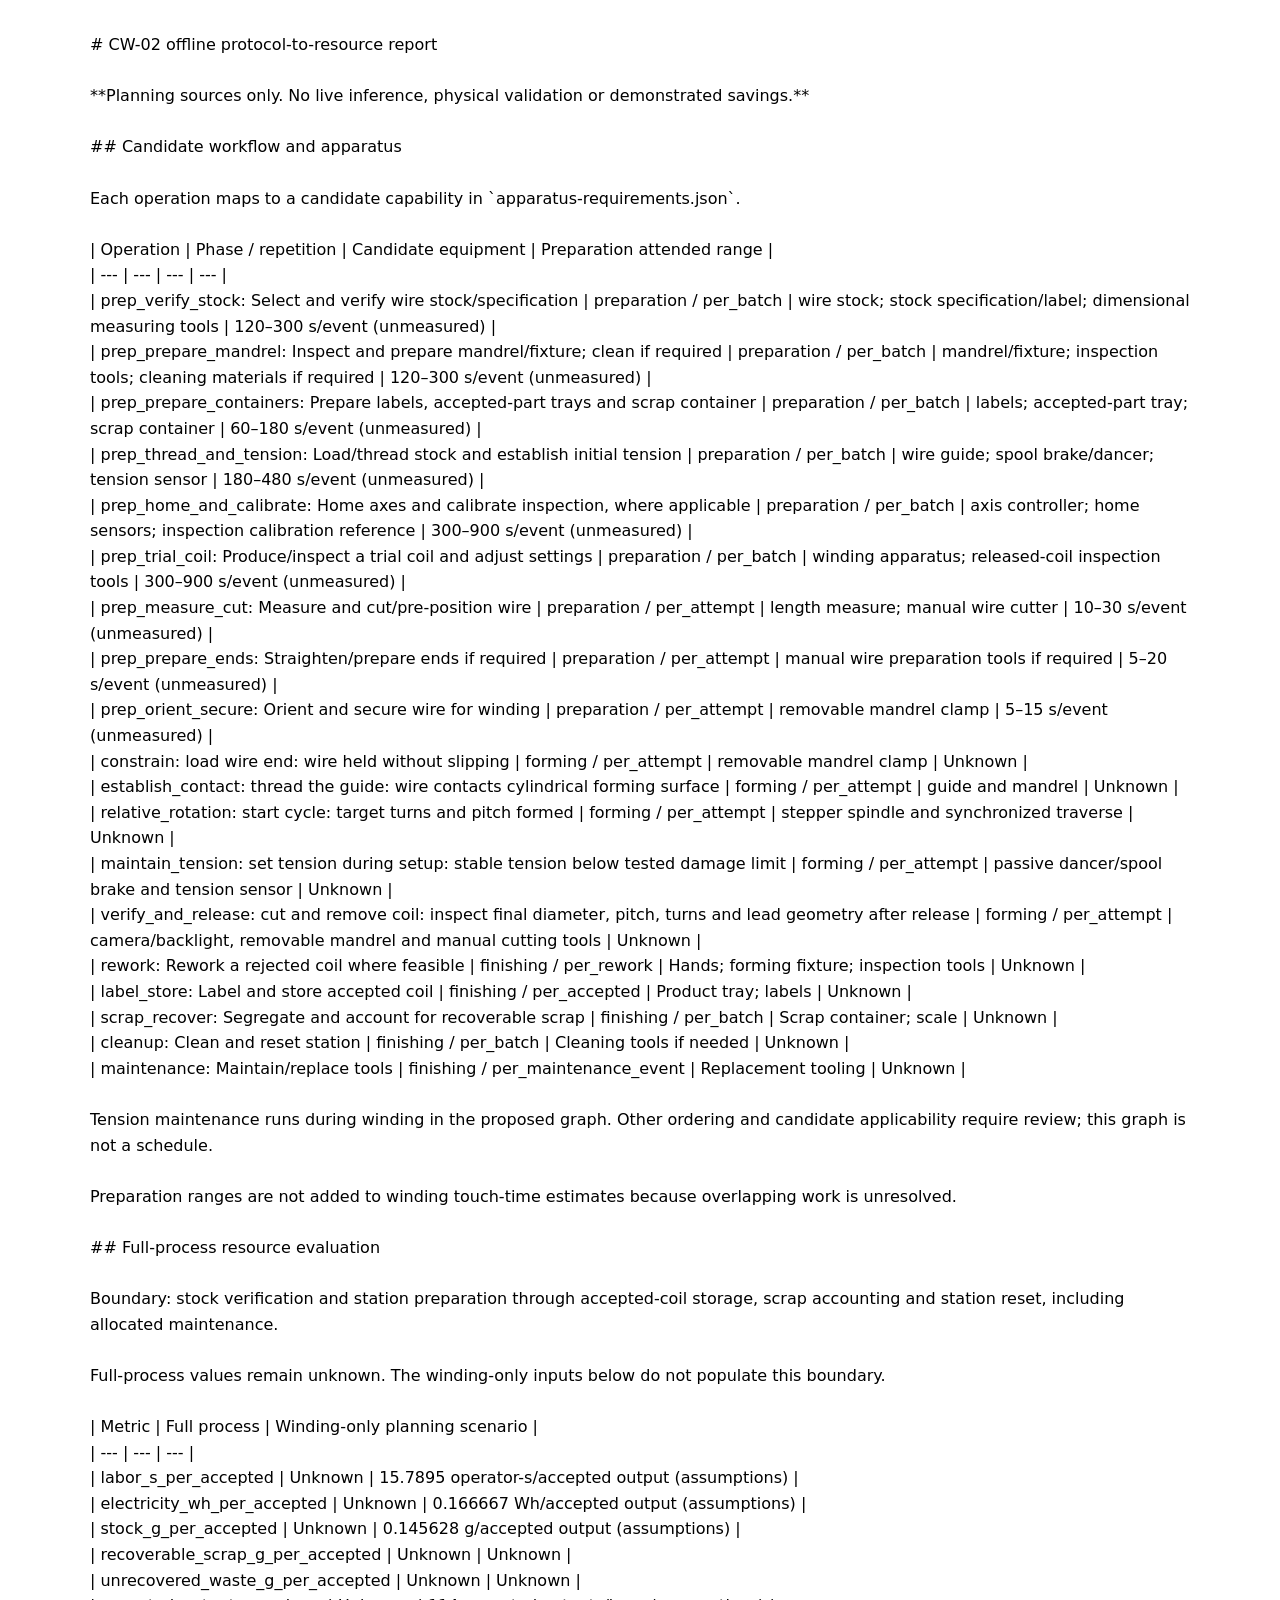
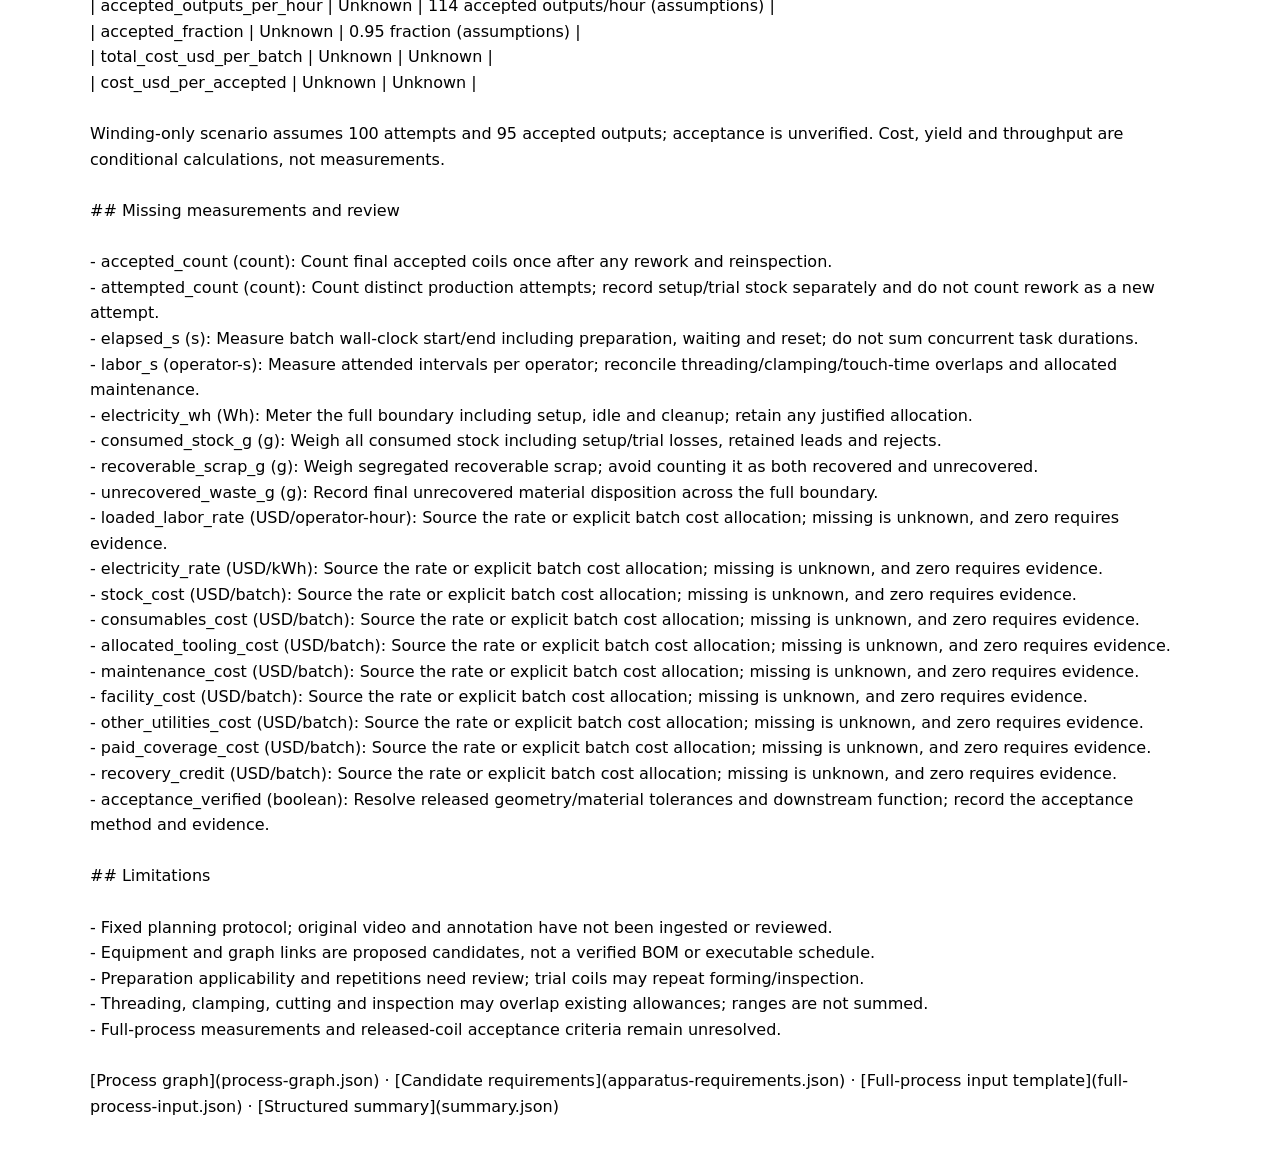
<file: examples/coil-offline/report.html>
<!doctype html><html lang="en"><meta charset="utf-8"><meta name="viewport" content="width=device-width"><title>CW-02 offline report</title><style>body{max-width:1100px;margin:32px auto;padding:0 20px;font:16px/1.6 system-ui}pre{white-space:pre-wrap;overflow-wrap:anywhere;font:inherit}</style><body><pre># CW-02 offline protocol-to-resource report

**Planning sources only. No live inference, physical validation or demonstrated savings.**

## Candidate workflow and apparatus

Each operation maps to a candidate capability in `apparatus-requirements.json`.

| Operation | Phase / repetition | Candidate equipment | Preparation attended range |
| --- | --- | --- | --- |
| prep_verify_stock: Select and verify wire stock/specification | preparation / per_batch | wire stock; stock specification/label; dimensional measuring tools | 120–300 s/event (unmeasured) |
| prep_prepare_mandrel: Inspect and prepare mandrel/fixture; clean if required | preparation / per_batch | mandrel/fixture; inspection tools; cleaning materials if required | 120–300 s/event (unmeasured) |
| prep_prepare_containers: Prepare labels, accepted-part trays and scrap container | preparation / per_batch | labels; accepted-part tray; scrap container | 60–180 s/event (unmeasured) |
| prep_thread_and_tension: Load/thread stock and establish initial tension | preparation / per_batch | wire guide; spool brake/dancer; tension sensor | 180–480 s/event (unmeasured) |
| prep_home_and_calibrate: Home axes and calibrate inspection, where applicable | preparation / per_batch | axis controller; home sensors; inspection calibration reference | 300–900 s/event (unmeasured) |
| prep_trial_coil: Produce/inspect a trial coil and adjust settings | preparation / per_batch | winding apparatus; released-coil inspection tools | 300–900 s/event (unmeasured) |
| prep_measure_cut: Measure and cut/pre-position wire | preparation / per_attempt | length measure; manual wire cutter | 10–30 s/event (unmeasured) |
| prep_prepare_ends: Straighten/prepare ends if required | preparation / per_attempt | manual wire preparation tools if required | 5–20 s/event (unmeasured) |
| prep_orient_secure: Orient and secure wire for winding | preparation / per_attempt | removable mandrel clamp | 5–15 s/event (unmeasured) |
| constrain: load wire end: wire held without slipping | forming / per_attempt | removable mandrel clamp | Unknown |
| establish_contact: thread the guide: wire contacts cylindrical forming surface | forming / per_attempt | guide and mandrel | Unknown |
| relative_rotation: start cycle: target turns and pitch formed | forming / per_attempt | stepper spindle and synchronized traverse | Unknown |
| maintain_tension: set tension during setup: stable tension below tested damage limit | forming / per_attempt | passive dancer/spool brake and tension sensor | Unknown |
| verify_and_release: cut and remove coil: inspect final diameter, pitch, turns and lead geometry after release | forming / per_attempt | camera/backlight, removable mandrel and manual cutting tools | Unknown |
| rework: Rework a rejected coil where feasible | finishing / per_rework | Hands; forming fixture; inspection tools | Unknown |
| label_store: Label and store accepted coil | finishing / per_accepted | Product tray; labels | Unknown |
| scrap_recover: Segregate and account for recoverable scrap | finishing / per_batch | Scrap container; scale | Unknown |
| cleanup: Clean and reset station | finishing / per_batch | Cleaning tools if needed | Unknown |
| maintenance: Maintain/replace tools | finishing / per_maintenance_event | Replacement tooling | Unknown |

Tension maintenance runs during winding in the proposed graph. Other ordering and candidate applicability require review; this graph is not a schedule.

Preparation ranges are not added to winding touch-time estimates because overlapping work is unresolved.

## Full-process resource evaluation

Boundary: stock verification and station preparation through accepted-coil storage, scrap accounting and station reset, including allocated maintenance.

Full-process values remain unknown. The winding-only inputs below do not populate this boundary.

| Metric | Full process | Winding-only planning scenario |
| --- | --- | --- |
| labor_s_per_accepted | Unknown | 15.7895 operator-s/accepted output (assumptions) |
| electricity_wh_per_accepted | Unknown | 0.166667 Wh/accepted output (assumptions) |
| stock_g_per_accepted | Unknown | 0.145628 g/accepted output (assumptions) |
| recoverable_scrap_g_per_accepted | Unknown | Unknown |
| unrecovered_waste_g_per_accepted | Unknown | Unknown |
| accepted_outputs_per_hour | Unknown | 114 accepted outputs/hour (assumptions) |
| accepted_fraction | Unknown | 0.95 fraction (assumptions) |
| total_cost_usd_per_batch | Unknown | Unknown |
| cost_usd_per_accepted | Unknown | Unknown |

Winding-only scenario assumes 100 attempts and 95 accepted outputs; acceptance is unverified. Cost, yield and throughput are conditional calculations, not measurements.

## Missing measurements and review

- accepted_count (count): Count final accepted coils once after any rework and reinspection.
- attempted_count (count): Count distinct production attempts; record setup/trial stock separately and do not count rework as a new attempt.
- elapsed_s (s): Measure batch wall-clock start/end including preparation, waiting and reset; do not sum concurrent task durations.
- labor_s (operator-s): Measure attended intervals per operator; reconcile threading/clamping/touch-time overlaps and allocated maintenance.
- electricity_wh (Wh): Meter the full boundary including setup, idle and cleanup; retain any justified allocation.
- consumed_stock_g (g): Weigh all consumed stock including setup/trial losses, retained leads and rejects.
- recoverable_scrap_g (g): Weigh segregated recoverable scrap; avoid counting it as both recovered and unrecovered.
- unrecovered_waste_g (g): Record final unrecovered material disposition across the full boundary.
- loaded_labor_rate (USD/operator-hour): Source the rate or explicit batch cost allocation; missing is unknown, and zero requires evidence.
- electricity_rate (USD/kWh): Source the rate or explicit batch cost allocation; missing is unknown, and zero requires evidence.
- stock_cost (USD/batch): Source the rate or explicit batch cost allocation; missing is unknown, and zero requires evidence.
- consumables_cost (USD/batch): Source the rate or explicit batch cost allocation; missing is unknown, and zero requires evidence.
- allocated_tooling_cost (USD/batch): Source the rate or explicit batch cost allocation; missing is unknown, and zero requires evidence.
- maintenance_cost (USD/batch): Source the rate or explicit batch cost allocation; missing is unknown, and zero requires evidence.
- facility_cost (USD/batch): Source the rate or explicit batch cost allocation; missing is unknown, and zero requires evidence.
- other_utilities_cost (USD/batch): Source the rate or explicit batch cost allocation; missing is unknown, and zero requires evidence.
- paid_coverage_cost (USD/batch): Source the rate or explicit batch cost allocation; missing is unknown, and zero requires evidence.
- recovery_credit (USD/batch): Source the rate or explicit batch cost allocation; missing is unknown, and zero requires evidence.
- acceptance_verified (boolean): Resolve released geometry/material tolerances and downstream function; record the acceptance method and evidence.

## Limitations

- Fixed planning protocol; original video and annotation have not been ingested or reviewed.
- Equipment and graph links are proposed candidates, not a verified BOM or executable schedule.
- Preparation applicability and repetitions need review; trial coils may repeat forming/inspection.
- Threading, clamping, cutting and inspection may overlap existing allowances; ranges are not summed.
- Full-process measurements and released-coil acceptance criteria remain unresolved.

[Process graph](process-graph.json) · [Candidate requirements](apparatus-requirements.json) · [Full-process input template](full-process-input.json) · [Structured summary](summary.json)
</pre></body></html>
</file>
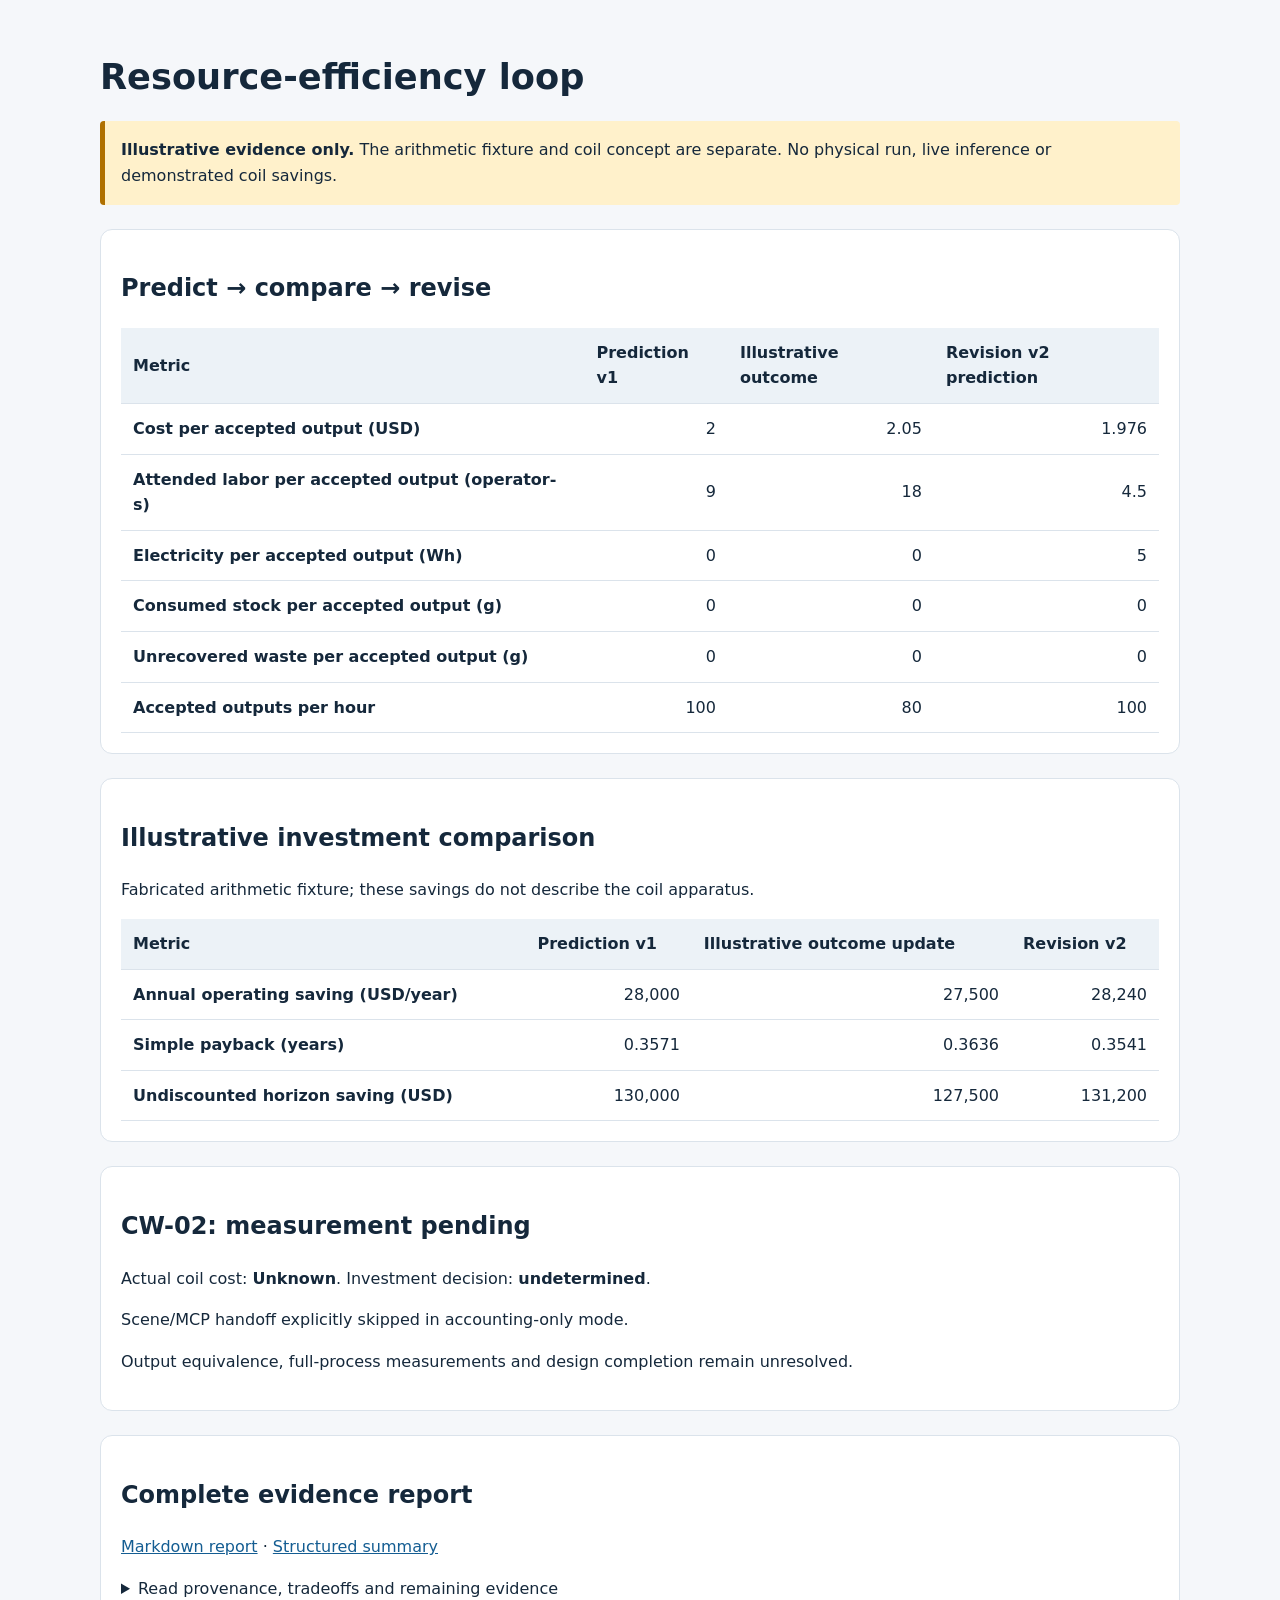
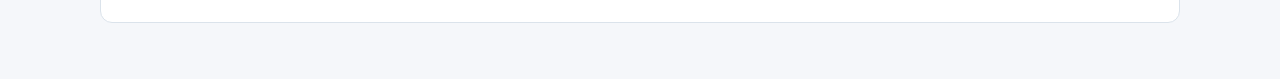
<file: examples/offline-run-20261014/report.html>
<!doctype html><html lang="en"><meta charset="utf-8"><meta name="viewport" content="width=device-width,initial-scale=1">
<title>Resource-efficiency loop demo</title><style>
body{font:16px/1.6 system-ui,sans-serif;color:#15283b;background:#f5f7fa;margin:0}main{max-width:1080px;margin:auto;padding:32px 20px}
h1{font-size:2.2rem;line-height:1.2}.notice{background:#fff1cb;border-left:5px solid #af7000;padding:16px;border-radius:4px}
.card{background:white;border:1px solid #dbe3eb;border-radius:12px;padding:20px;margin:24px 0}.scroll{overflow-x:auto}
table{border-collapse:collapse;width:100%;min-width:650px}th,td{padding:12px;text-align:left;border-bottom:1px solid #dbe3eb}td{text-align:right}thead{background:#ecf2f7}
pre{white-space:pre-wrap;overflow-wrap:anywhere;font:14px/1.65 ui-monospace,monospace}a{color:#145d92}
</style><main><h1>Resource-efficiency loop</h1><p class="notice"><strong>Illustrative evidence only.</strong> The arithmetic fixture and coil concept are separate. No physical run, live inference or demonstrated coil savings.</p>
<section class="card"><h2>Predict → compare → revise</h2><div class="scroll"><table><thead><tr><th>Metric</th><th>Prediction v1</th><th>Illustrative outcome</th><th>Revision v2 prediction</th></tr></thead><tbody><tr><th scope="row">Cost per accepted output (USD)</th><td>2</td><td>2.05</td><td>1.976</td></tr><tr><th scope="row">Attended labor per accepted output (operator-s)</th><td>9</td><td>18</td><td>4.5</td></tr><tr><th scope="row">Electricity per accepted output (Wh)</th><td>0</td><td>0</td><td>5</td></tr><tr><th scope="row">Consumed stock per accepted output (g)</th><td>0</td><td>0</td><td>0</td></tr><tr><th scope="row">Unrecovered waste per accepted output (g)</th><td>0</td><td>0</td><td>0</td></tr><tr><th scope="row">Accepted outputs per hour</th><td>100</td><td>80</td><td>100</td></tr></tbody></table></div></section>
<section class="card"><h2>Illustrative investment comparison</h2><p>Fabricated arithmetic fixture; these savings do not describe the coil apparatus.</p><div class="scroll"><table><thead><tr><th>Metric</th><th>Prediction v1</th><th>Illustrative outcome update</th><th>Revision v2</th></tr></thead><tbody><tr><th scope="row">Annual operating saving (USD/year)</th><td>28,000</td><td>27,500</td><td>28,240</td></tr><tr><th scope="row">Simple payback (years)</th><td>0.3571</td><td>0.3636</td><td>0.3541</td></tr><tr><th scope="row">Undiscounted horizon saving (USD)</th><td>130,000</td><td>127,500</td><td>131,200</td></tr></tbody></table></div></section>
<section class="card"><h2>CW-02: measurement pending</h2><p>Actual coil cost: <strong>Unknown</strong>. Investment decision: <strong>undetermined</strong>.</p><p>Scene/MCP handoff explicitly skipped in accounting-only mode.</p><p>Output equivalence, full-process measurements and design completion remain unresolved.</p></section>
<section class="card"><h2>Complete evidence report</h2><p><a href="report.md">Markdown report</a> · <a href="demo-summary.json">Structured summary</a></p><details><summary>Read provenance, tradeoffs and remaining evidence</summary><pre># Resource-efficiency loop demo

**Evidence: illustrative arithmetic plus an existing coil concept. No physical experiment, live model inference or demonstrated coil savings.**

## Illustrative accounting loop

The financial fixture exercises predict → attach outcome → compare → revise → reevaluate. Its numbers are fabricated examples and do not describe CW-02.

| Metric | Prediction v1 | Illustrative outcome | Revision v2 prediction |
| --- | ---: | ---: | ---: |
| Cost per accepted output (USD) | 2 | 2.05 | 1.976 |
| Attended labor per accepted output (operator-s) | 9 | 18 | 4.5 |
| Electricity per accepted output (Wh) | 0 | 0 | 5 |
| Consumed stock per accepted output (g) | 0 | 0 | 0 |
| Unrecovered waste per accepted output (g) | 0 | 0 | 0 |
| Accepted outputs per hour | 100 | 80 | 100 |

Revision assessment: **predicted tradeoff**.

Flagged deviations: cost_usd_per_accepted, labor_s_per_accepted, accepted_outputs_per_hour.

Predicted improvements versus illustrative outcome: cost_usd_per_accepted, labor_s_per_accepted, accepted_outputs_per_hour.

Predicted regressions versus illustrative outcome: electricity_wh_per_accepted.

The revised result remains a prediction. Lower labor and cost can coexist with higher electricity use.

### Illustrative investment results

| Metric | Prediction v1 | Illustrative outcome update | Revision v2 |
| --- | ---: | ---: | ---: |
| Annual operating saving (USD/year) | 28,000 | 27,500 | 28,240 |
| Simple payback (years) | 0.3571 | 0.3636 | 0.3541 |
| Undiscounted horizon saving (USD) | 130,000 | 127,500 | 131,200 |

These figures are conditional synthetic calculations. The outcome update retains the prediction’s fixed costs, demand, baseline and capacity factors.

## CW-02 coil concept and scene

**This is a separate evidence lane. The illustrative cost/savings figures above are not assigned to the coil apparatus.**

Actual coil investment decision: **undetermined**.

Actual coil unit cost: **Unknown**. Output equivalence and full-process measurements remain unresolved.

Scene handoff: **explicitly skipped in accounting-only mode**. No scene import/MCP execution is claimed.

## Record lineage and artifacts

| Record | Meaning | SHA-256 |
| --- | --- | --- |
| [p1](records/p1.json) | Illustrative prediction v1 | `8bdc8309580ddb58c18fcc6f33ad23ef98244267795f4c107144ffe10eba1822` |
| [o1](records/o1.json) | Fabricated illustrative outcome | `17221df12d69f1669a00a6700c41b791f737e5b58593edea131f58ca09199306` |
| [p2](records/p2.json) | Illustrative revision v2 | `5a7ccb451cf8303e657fb30dfdfa8ee58af89fb7afa8cbb938c46e358a26f3bd` |
| [coil-p1](records/coil-p1.json) | Actual coil concept: unknown operating inputs | `48c65f6107ae806189f92ba4e2aeb9ec008f4b47171bf294b36a19894c4119ed` |

[Machine-readable summary](demo-summary.json)

## Remaining evidence

- Review the actual video and source protocol, including off-camera preparation.
- Verify released-coil acceptance criteria and downstream functional equivalence.
- Measure the full manual/apparatus workflow: labor, elapsed time, energy, input material and waste.
- Source deployment, maintenance, facility and labor prices and verify production demand/capacity.
- Configure a live generation provider for actual synthesis; record another measured run to test revisions.

No fabricated observation is promoted to physical evidence. Original predictions remain unchanged.
</pre></details></section></main></html>
</file>
